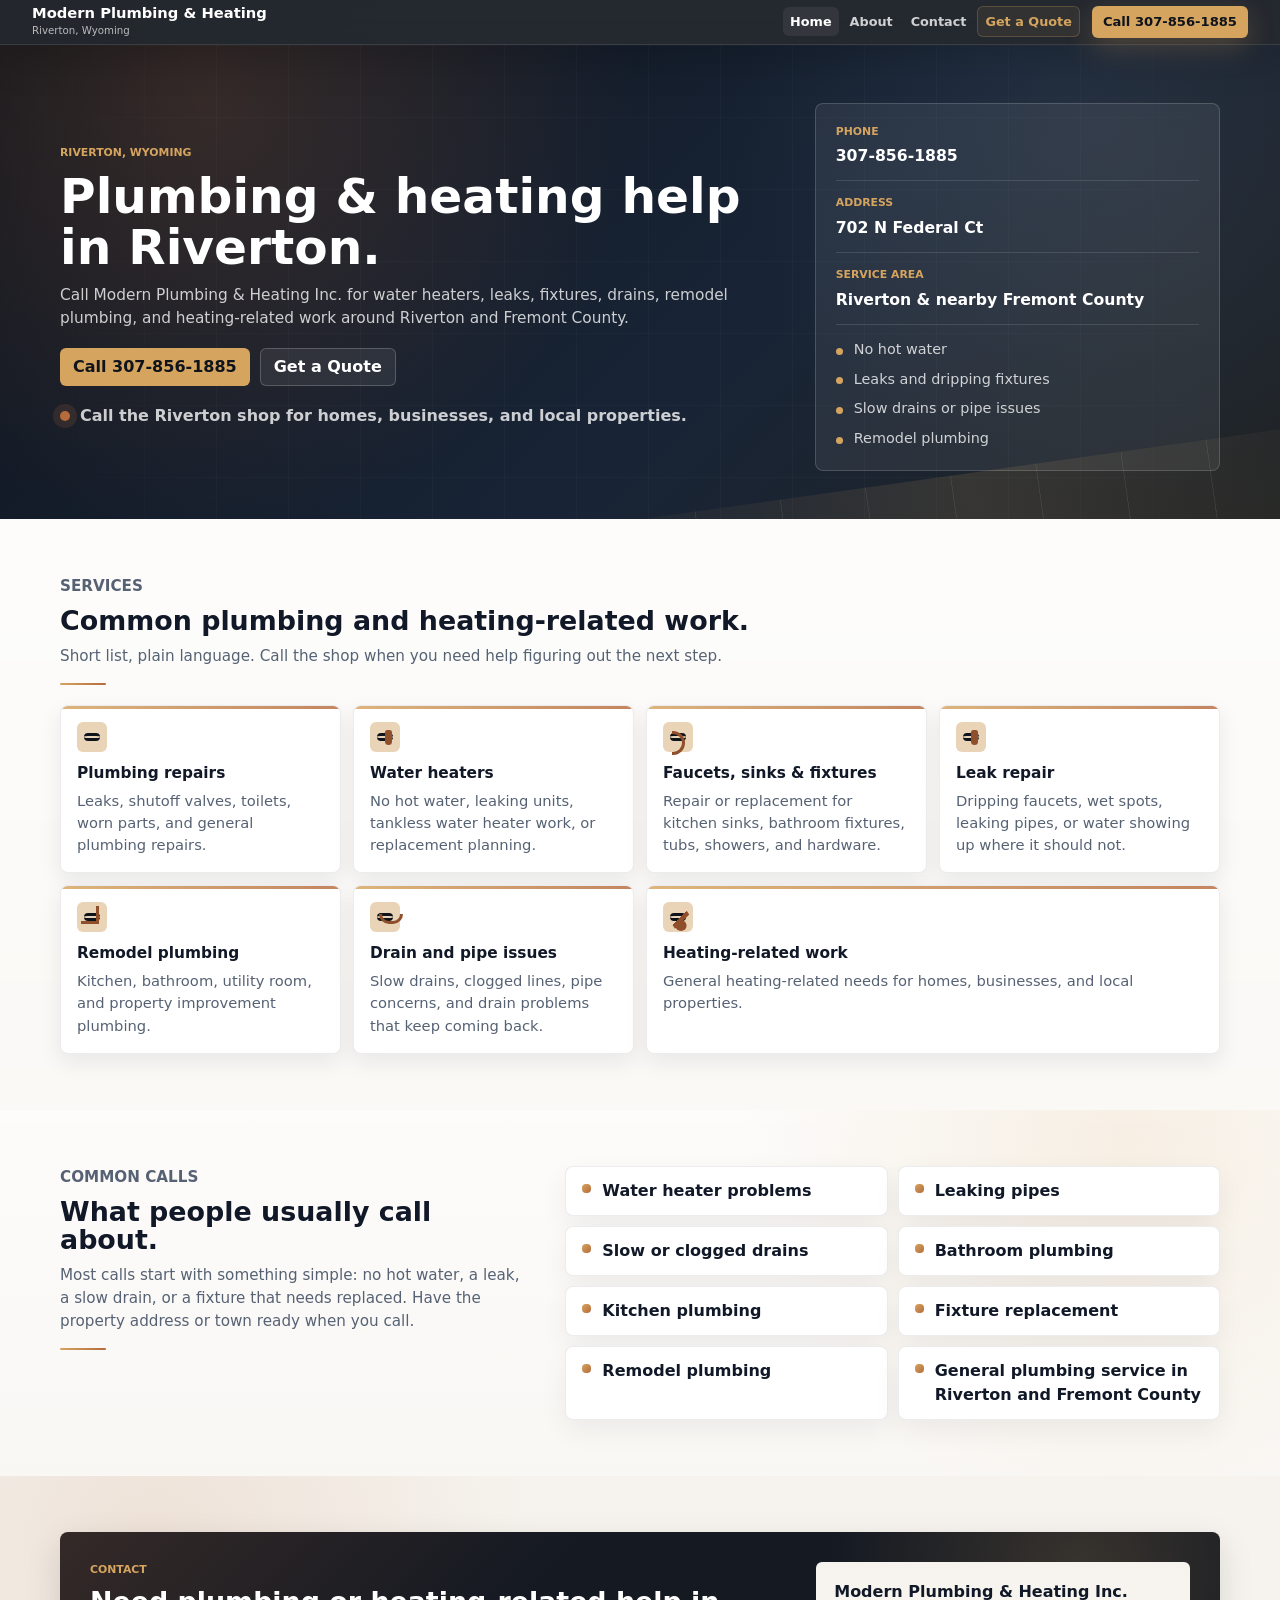
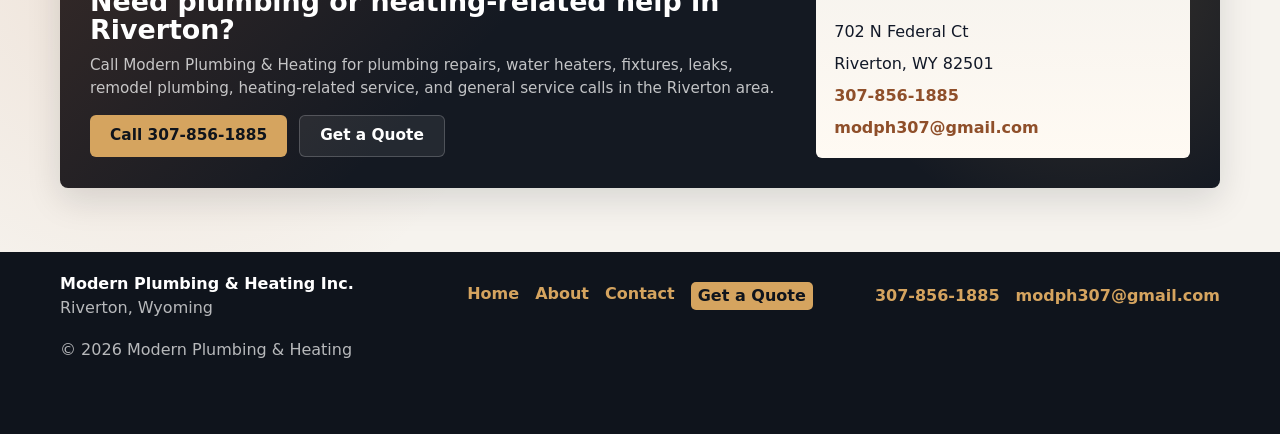
<file: index.html>
<!DOCTYPE html>
<html lang="en">
<head>
  <meta charset="UTF-8" />
  <meta name="viewport" content="width=device-width, initial-scale=1.0" />
  <title>Modern Plumbing & Heating | Riverton, WY</title>
  <meta
    name="description"
    content="Modern Plumbing & Heating Inc. provides Riverton WY plumbing and heating-related work for repairs, water heaters, leak repair, fixtures, remodel plumbing, and Fremont County service calls."
  />
  <link rel="icon" type="image/svg+xml" href="favicon.svg" />
  <link rel="stylesheet" href="styles.css" />
  <script defer src="script.js"></script>
  <script type="application/ld+json">
    {
      "@context": "https://schema.org",
      "@type": "Plumber",
      "name": "Modern Plumbing & Heating Inc.",
      "telephone": "+1-307-856-1885",
      "email": "modph307@gmail.com",
      "address": {
        "@type": "PostalAddress",
        "streetAddress": "702 N Federal Ct",
        "addressLocality": "Riverton",
        "addressRegion": "WY",
        "postalCode": "82501",
        "addressCountry": "US"
      },
      "areaServed": [
        "Riverton, WY",
        "Fremont County, WY"
      ]
    }
  </script>
</head>
<body>
  <header class="site-header" data-header>
    <a class="brand" href="index.html" aria-label="Modern Plumbing & Heating Inc. home">
      <span>
        <strong>Modern Plumbing & Heating</strong>
        <small>Riverton, Wyoming</small>
      </span>
    </a>

    <button class="nav-toggle" type="button" aria-label="Open navigation" aria-expanded="false" data-nav-toggle>
      <span></span>
      <span></span>
      <span></span>
    </button>

    <nav class="site-nav" aria-label="Primary navigation" data-nav>
      <a href="index.html" aria-current="page">Home</a>
      <a href="about.html">About</a>
      <a href="contact.html">Contact</a>
      <a class="quote-nav" href="quote.html">Get a Quote</a>
    </nav>

    <a class="header-call" href="tel:13078561885">Call 307-856-1885</a>
  </header>

  <main id="top">
    <section class="hero section-dark">
      <div class="hero-inner">
        <div class="hero-copy">
          <p class="eyebrow">Riverton, Wyoming</p>
          <h1>Plumbing & heating help in Riverton.</h1>
          <p class="hero-subhead">
            Call Modern Plumbing & Heating Inc. for water heaters, leaks, fixtures,
            drains, remodel plumbing, and heating-related work around Riverton and Fremont County.
          </p>
          <div class="hero-actions">
            <a class="button button-primary" href="tel:13078561885">Call 307-856-1885</a>
            <a class="button button-secondary" href="quote.html">Get a Quote</a>
          </div>
          <div class="hero-trust" aria-label="Service region">
            <span aria-hidden="true"></span>
            Call the Riverton shop for homes, businesses, and local properties.
          </div>
        </div>

        <aside class="hero-visual hero-summary" aria-label="Modern Plumbing and Heating contact details">
          <div class="summary-line">
            <span>Phone</span>
            <a href="tel:13078561885">307-856-1885</a>
          </div>
          <div class="summary-line">
            <span>Address</span>
            <strong>702 N Federal Ct</strong>
          </div>
          <div class="summary-line">
            <span>Service area</span>
            <strong>Riverton & nearby Fremont County</strong>
          </div>
          <ul class="summary-list" aria-label="Common service needs">
            <li>No hot water</li>
            <li>Leaks and dripping fixtures</li>
            <li>Slow drains or pipe issues</li>
            <li>Remodel plumbing</li>
          </ul>
        </aside>
      </div>
    </section>

    <section class="section services-section" id="services">
      <div class="section-heading">
        <p class="eyebrow">Services</p>
        <h2>Common plumbing and heating-related work.</h2>
        <p>
          Short list, plain language. Call the shop when you need help figuring out the next step.
        </p>
      </div>

      <div class="service-grid">
        <article class="service-card">
          <span class="card-icon icon-repair" aria-hidden="true"></span>
          <h3>Plumbing repairs</h3>
          <p>Leaks, shutoff valves, toilets, worn parts, and general plumbing repairs.</p>
        </article>
        <article class="service-card">
          <span class="card-icon icon-water" aria-hidden="true"></span>
          <h3>Water heaters</h3>
          <p>No hot water, leaking units, tankless water heater work, or replacement planning.</p>
        </article>
        <article class="service-card">
          <span class="card-icon icon-fixture" aria-hidden="true"></span>
          <h3>Faucets, sinks & fixtures</h3>
          <p>Repair or replacement for kitchen sinks, bathroom fixtures, tubs, showers, and hardware.</p>
        </article>
        <article class="service-card">
          <span class="card-icon icon-leak" aria-hidden="true"></span>
          <h3>Leak repair</h3>
          <p>Dripping faucets, wet spots, leaking pipes, or water showing up where it should not.</p>
        </article>
        <article class="service-card">
          <span class="card-icon icon-remodel" aria-hidden="true"></span>
          <h3>Remodel plumbing</h3>
          <p>Kitchen, bathroom, utility room, and property improvement plumbing.</p>
        </article>
        <article class="service-card">
          <span class="card-icon icon-drain" aria-hidden="true"></span>
          <h3>Drain and pipe issues</h3>
          <p>Slow drains, clogged lines, pipe concerns, and drain problems that keep coming back.</p>
        </article>
        <article class="service-card">
          <span class="card-icon icon-heat" aria-hidden="true"></span>
          <h3>Heating-related work</h3>
          <p>General heating-related needs for homes, businesses, and local properties.</p>
        </article>
      </div>
    </section>

    <section class="section jobs-section">
      <div class="jobs-layout">
        <div class="section-heading compact">
          <p class="eyebrow">Common Calls</p>
          <h2>What people usually call about.</h2>
          <p>
            Most calls start with something simple: no hot water, a leak, a slow drain,
            or a fixture that needs replaced. Have the property address or town ready when you call.
          </p>
        </div>

        <div class="job-list" aria-label="Common plumbing and heating jobs">
          <div class="job-item">Water heater problems</div>
          <div class="job-item">Leaking pipes</div>
          <div class="job-item">Slow or clogged drains</div>
          <div class="job-item">Bathroom plumbing</div>
          <div class="job-item">Kitchen plumbing</div>
          <div class="job-item">Fixture replacement</div>
          <div class="job-item">Remodel plumbing</div>
          <div class="job-item">General plumbing service in Riverton and Fremont County</div>
        </div>
      </div>
    </section>

    <section class="section contact-section" id="contact">
      <div class="contact-card">
        <div class="contact-copy">
          <p class="eyebrow">Contact</p>
          <h2>Need plumbing or heating-related help in Riverton?</h2>
          <p>
            Call Modern Plumbing & Heating for plumbing repairs, water heaters, fixtures,
            leaks, remodel plumbing, heating-related service, and general service calls in the Riverton area.
          </p>
          <div class="cta-row">
            <a class="button button-primary button-large" href="tel:13078561885">Call 307-856-1885</a>
            <a class="button button-secondary button-large" href="quote.html">Get a Quote</a>
          </div>
        </div>

        <address class="contact-details">
          <strong>Modern Plumbing & Heating Inc.</strong>
          <span>702 N Federal Ct</span>
          <span>Riverton, WY 82501</span>
          <a href="tel:13078561885">307-856-1885</a>
          <a href="mailto:modph307@gmail.com">modph307@gmail.com</a>
        </address>
      </div>
    </section>
  </main>

  <footer class="site-footer">
    <div class="footer-inner">
      <div>
        <strong>Modern Plumbing & Heating Inc.</strong>
        <p>Riverton, Wyoming</p>
      </div>
      <nav class="footer-nav" aria-label="Footer navigation">
        <a href="index.html">Home</a>
        <a href="about.html">About</a>
        <a href="contact.html">Contact</a>
        <a class="quote-nav" href="quote.html">Get a Quote</a>
      </nav>
      <div class="footer-contact">
        <a href="tel:13078561885">307-856-1885</a>
        <a href="mailto:modph307@gmail.com">modph307@gmail.com</a>
      </div>
      <span>&copy; 2026 Modern Plumbing & Heating</span>
    </div>
  </footer>

  <a class="mobile-call-bar" href="tel:13078561885">Call 307-856-1885</a>
</body>
</html>
</file>
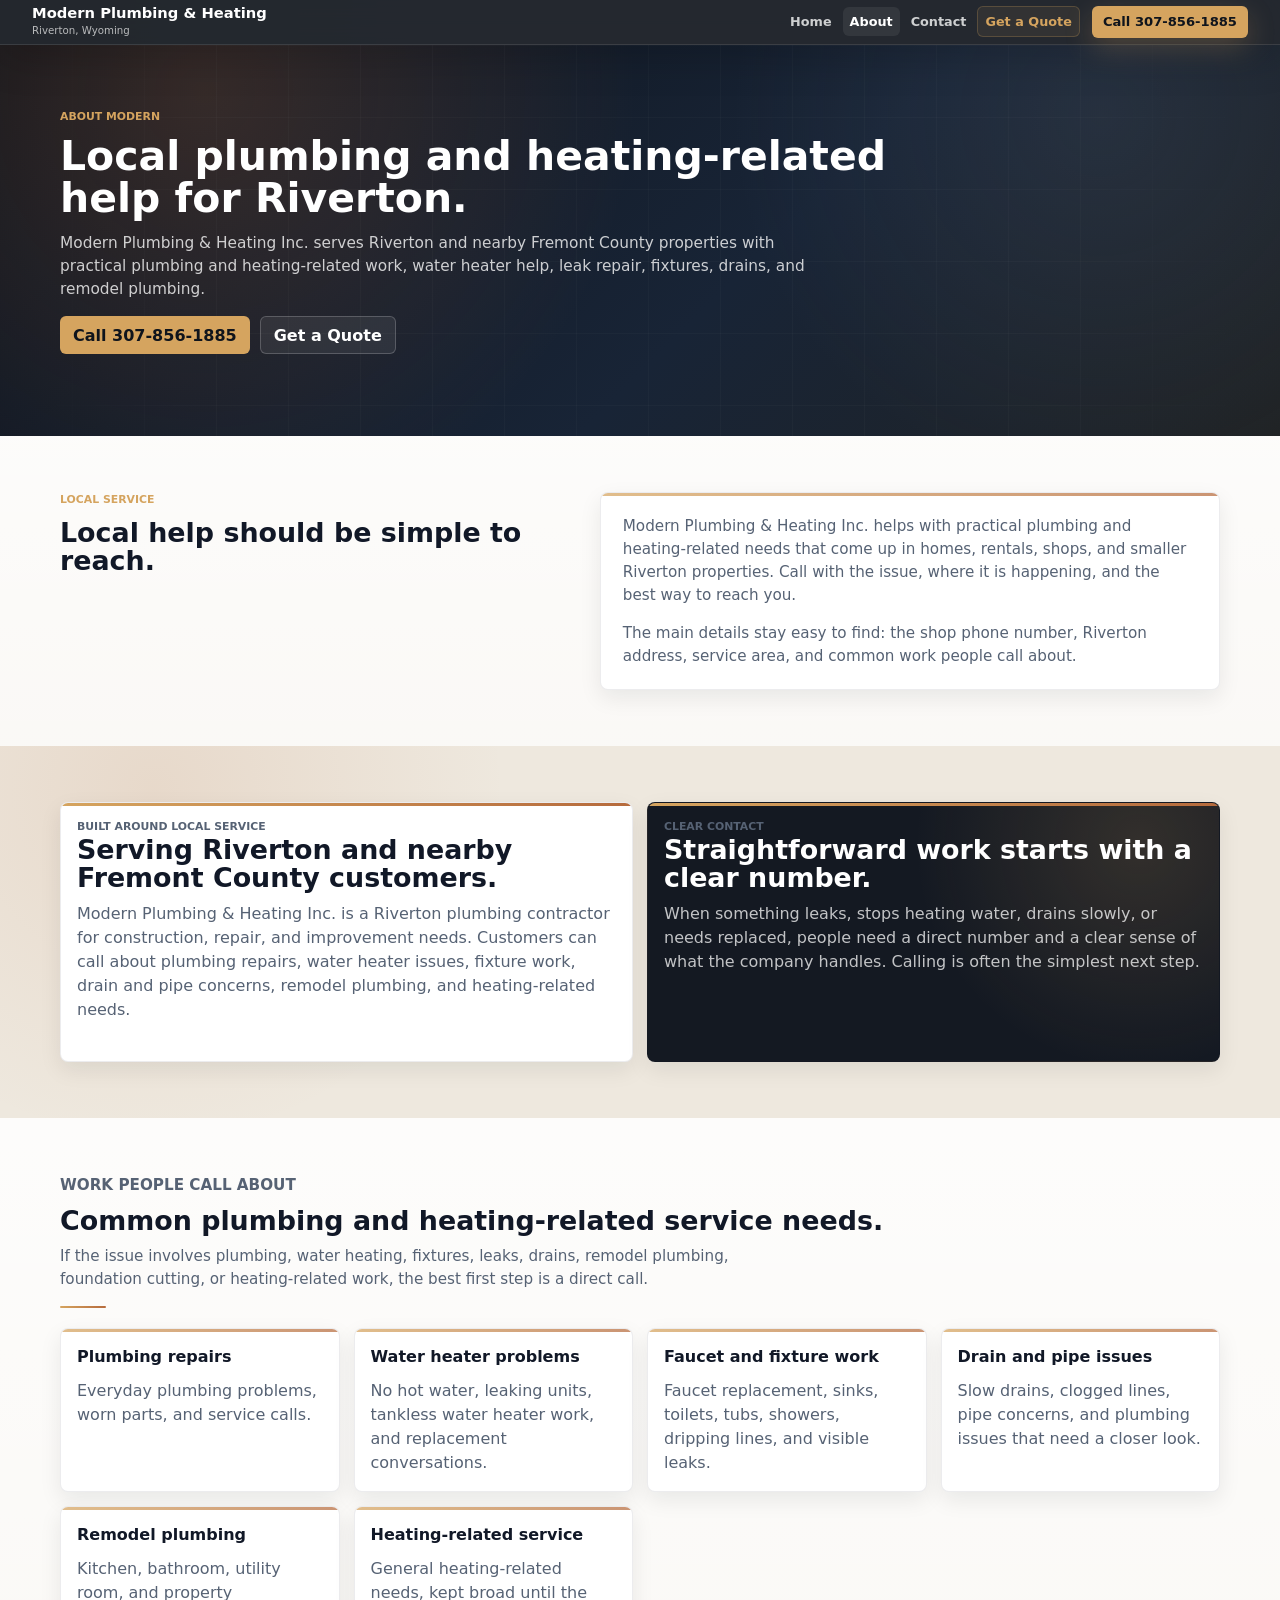
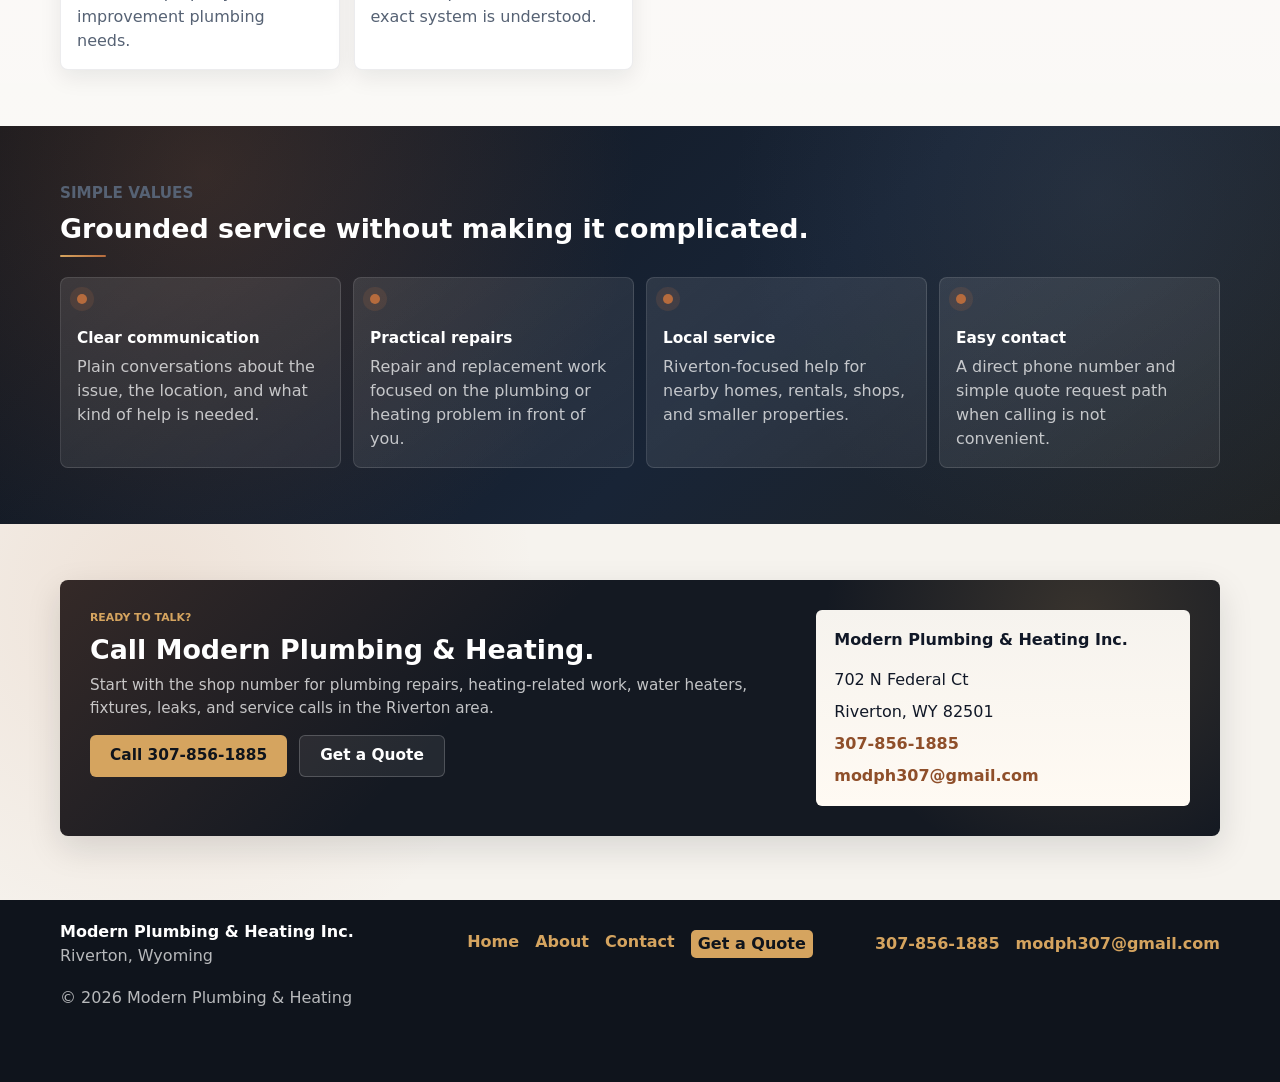
<file: about.html>
<!DOCTYPE html>
<html lang="en">
<head>
  <meta charset="UTF-8" />
  <meta name="viewport" content="width=device-width, initial-scale=1.0" />
  <title>About Modern Plumbing & Heating | Riverton, WY</title>
  <meta
    name="description"
    content="About Modern Plumbing & Heating Inc. in Riverton, WY. Local plumbing and heating-related work for repairs, water heaters, leak repair, fixtures, remodel plumbing, and nearby Fremont County calls."
  />
  <link rel="icon" type="image/svg+xml" href="favicon.svg" />
  <link rel="stylesheet" href="styles.css" />
  <script defer src="script.js"></script>
  <script type="application/ld+json">
    {
      "@context": "https://schema.org",
      "@type": "Plumber",
      "name": "Modern Plumbing & Heating Inc.",
      "telephone": "+1-307-856-1885",
      "email": "modph307@gmail.com",
      "address": {
        "@type": "PostalAddress",
        "streetAddress": "702 N Federal Ct",
        "addressLocality": "Riverton",
        "addressRegion": "WY",
        "postalCode": "82501",
        "addressCountry": "US"
      },
      "areaServed": [
        "Riverton, WY",
        "Fremont County, WY"
      ]
    }
  </script>
</head>
<body>
  <header class="site-header" data-header>
    <a class="brand" href="index.html" aria-label="Modern Plumbing & Heating Inc. home">
      <span>
        <strong>Modern Plumbing & Heating</strong>
        <small>Riverton, Wyoming</small>
      </span>
    </a>

    <button class="nav-toggle" type="button" aria-label="Open navigation" aria-expanded="false" data-nav-toggle>
      <span></span>
      <span></span>
      <span></span>
    </button>

    <nav class="site-nav" aria-label="Primary navigation" data-nav>
      <a href="index.html">Home</a>
      <a href="about.html" aria-current="page">About</a>
      <a href="contact.html">Contact</a>
      <a class="quote-nav" href="quote.html">Get a Quote</a>
    </nav>

    <a class="header-call" href="tel:13078561885">Call 307-856-1885</a>
  </header>

  <main id="top">
    <section class="page-hero section-dark">
      <div class="page-hero-inner">
        <p class="eyebrow">About Modern</p>
        <h1>Local plumbing and heating-related help for Riverton.</h1>
        <p>
          Modern Plumbing & Heating Inc. serves Riverton and nearby Fremont County properties with
          practical plumbing and heating-related work, water heater help, leak repair, fixtures, drains, and remodel plumbing.
        </p>
        <div class="hero-actions">
          <a class="button button-primary" href="tel:13078561885">Call 307-856-1885</a>
          <a class="button button-secondary" href="quote.html">Get a Quote</a>
        </div>
      </div>
    </section>

    <section class="section content-section">
      <div class="split-layout">
        <div>
          <p class="eyebrow">Local Service</p>
          <h2>Local help should be simple to reach.</h2>
        </div>
        <div class="text-panel">
          <p>
            Modern Plumbing & Heating Inc. helps with practical plumbing and heating-related needs that come
            up in homes, rentals, shops, and smaller Riverton properties. Call with the issue,
            where it is happening, and the best way to reach you.
          </p>
          <p>
            The main details stay easy to find: the shop phone number, Riverton address,
            service area, and common work people call about.
          </p>
        </div>
      </div>
    </section>

    <section class="section about-depth-section">
      <div class="about-depth-grid">
        <article class="depth-card">
          <p class="eyebrow">Built Around Local Service</p>
          <h2>Serving Riverton and nearby Fremont County customers.</h2>
          <p>
            Modern Plumbing & Heating Inc. is a Riverton plumbing contractor for construction,
            repair, and improvement needs. Customers can call about plumbing repairs,
            water heater issues, fixture work, drain and pipe concerns, remodel plumbing, and
            heating-related needs.
          </p>
        </article>
        <article class="depth-card dark-card">
          <p class="eyebrow">Clear Contact</p>
          <h2>Straightforward work starts with a clear number.</h2>
          <p>
            When something leaks, stops heating water, drains slowly, or needs replaced, people need
            a direct number and a clear sense of what the company handles. Calling is often the simplest next step.
          </p>
        </article>
      </div>
    </section>

    <section class="section services-section">
      <div class="section-heading">
        <p class="eyebrow">Work People Call About</p>
        <h2>Common plumbing and heating-related service needs.</h2>
        <p>
          If the issue involves plumbing, water heating, fixtures, leaks, drains, remodel plumbing,
          foundation cutting, or heating-related work, the best first step is a direct call.
        </p>
      </div>

      <div class="mini-card-grid">
        <article class="mini-card">
          <strong>Plumbing repairs</strong>
          <p>Everyday plumbing problems, worn parts, and service calls.</p>
        </article>
        <article class="mini-card">
          <strong>Water heater problems</strong>
          <p>No hot water, leaking units, tankless water heater work, and replacement conversations.</p>
        </article>
        <article class="mini-card">
          <strong>Faucet and fixture work</strong>
          <p>Faucet replacement, sinks, toilets, tubs, showers, dripping lines, and visible leaks.</p>
        </article>
        <article class="mini-card">
          <strong>Drain and pipe issues</strong>
          <p>Slow drains, clogged lines, pipe concerns, and plumbing issues that need a closer look.</p>
        </article>
        <article class="mini-card">
          <strong>Remodel plumbing</strong>
          <p>Kitchen, bathroom, utility room, and property improvement plumbing needs.</p>
        </article>
        <article class="mini-card">
          <strong>Heating-related service</strong>
          <p>General heating-related needs, kept broad until the exact system is understood.</p>
        </article>
      </div>
    </section>

    <section class="section values-section section-dark">
      <div class="section-heading">
        <p class="eyebrow">Simple Values</p>
        <h2>Grounded service without making it complicated.</h2>
      </div>

      <div class="value-grid">
        <article class="value-card">
          <span aria-hidden="true"></span>
          <h3>Clear communication</h3>
          <p>Plain conversations about the issue, the location, and what kind of help is needed.</p>
        </article>
        <article class="value-card">
          <span aria-hidden="true"></span>
          <h3>Practical repairs</h3>
          <p>Repair and replacement work focused on the plumbing or heating problem in front of you.</p>
        </article>
        <article class="value-card">
          <span aria-hidden="true"></span>
          <h3>Local service</h3>
          <p>Riverton-focused help for nearby homes, rentals, shops, and smaller properties.</p>
        </article>
        <article class="value-card">
          <span aria-hidden="true"></span>
          <h3>Easy contact</h3>
          <p>A direct phone number and simple quote request path when calling is not convenient.</p>
        </article>
      </div>
    </section>

    <section class="section contact-section">
      <div class="contact-card">
        <div class="contact-copy">
          <p class="eyebrow">Ready To Talk?</p>
          <h2>Call Modern Plumbing & Heating.</h2>
          <p>
            Start with the shop number for plumbing repairs, heating-related work, water heaters,
            fixtures, leaks, and service calls in the Riverton area.
          </p>
          <div class="cta-row">
            <a class="button button-primary button-large" href="tel:13078561885">Call 307-856-1885</a>
            <a class="button button-secondary button-large" href="quote.html">Get a Quote</a>
          </div>
        </div>

        <address class="contact-details">
          <strong>Modern Plumbing & Heating Inc.</strong>
          <span>702 N Federal Ct</span>
          <span>Riverton, WY 82501</span>
          <a href="tel:13078561885">307-856-1885</a>
          <a href="mailto:modph307@gmail.com">modph307@gmail.com</a>
        </address>
      </div>
    </section>
  </main>

  <footer class="site-footer">
    <div class="footer-inner">
      <div>
        <strong>Modern Plumbing & Heating Inc.</strong>
        <p>Riverton, Wyoming</p>
      </div>
      <nav class="footer-nav" aria-label="Footer navigation">
        <a href="index.html">Home</a>
        <a href="about.html">About</a>
        <a href="contact.html">Contact</a>
        <a class="quote-nav" href="quote.html">Get a Quote</a>
      </nav>
      <div class="footer-contact">
        <a href="tel:13078561885">307-856-1885</a>
        <a href="mailto:modph307@gmail.com">modph307@gmail.com</a>
      </div>
      <span>&copy; 2026 Modern Plumbing & Heating</span>
    </div>
  </footer>

  <a class="mobile-call-bar" href="tel:13078561885">Call 307-856-1885</a>
</body>
</html>
</file>
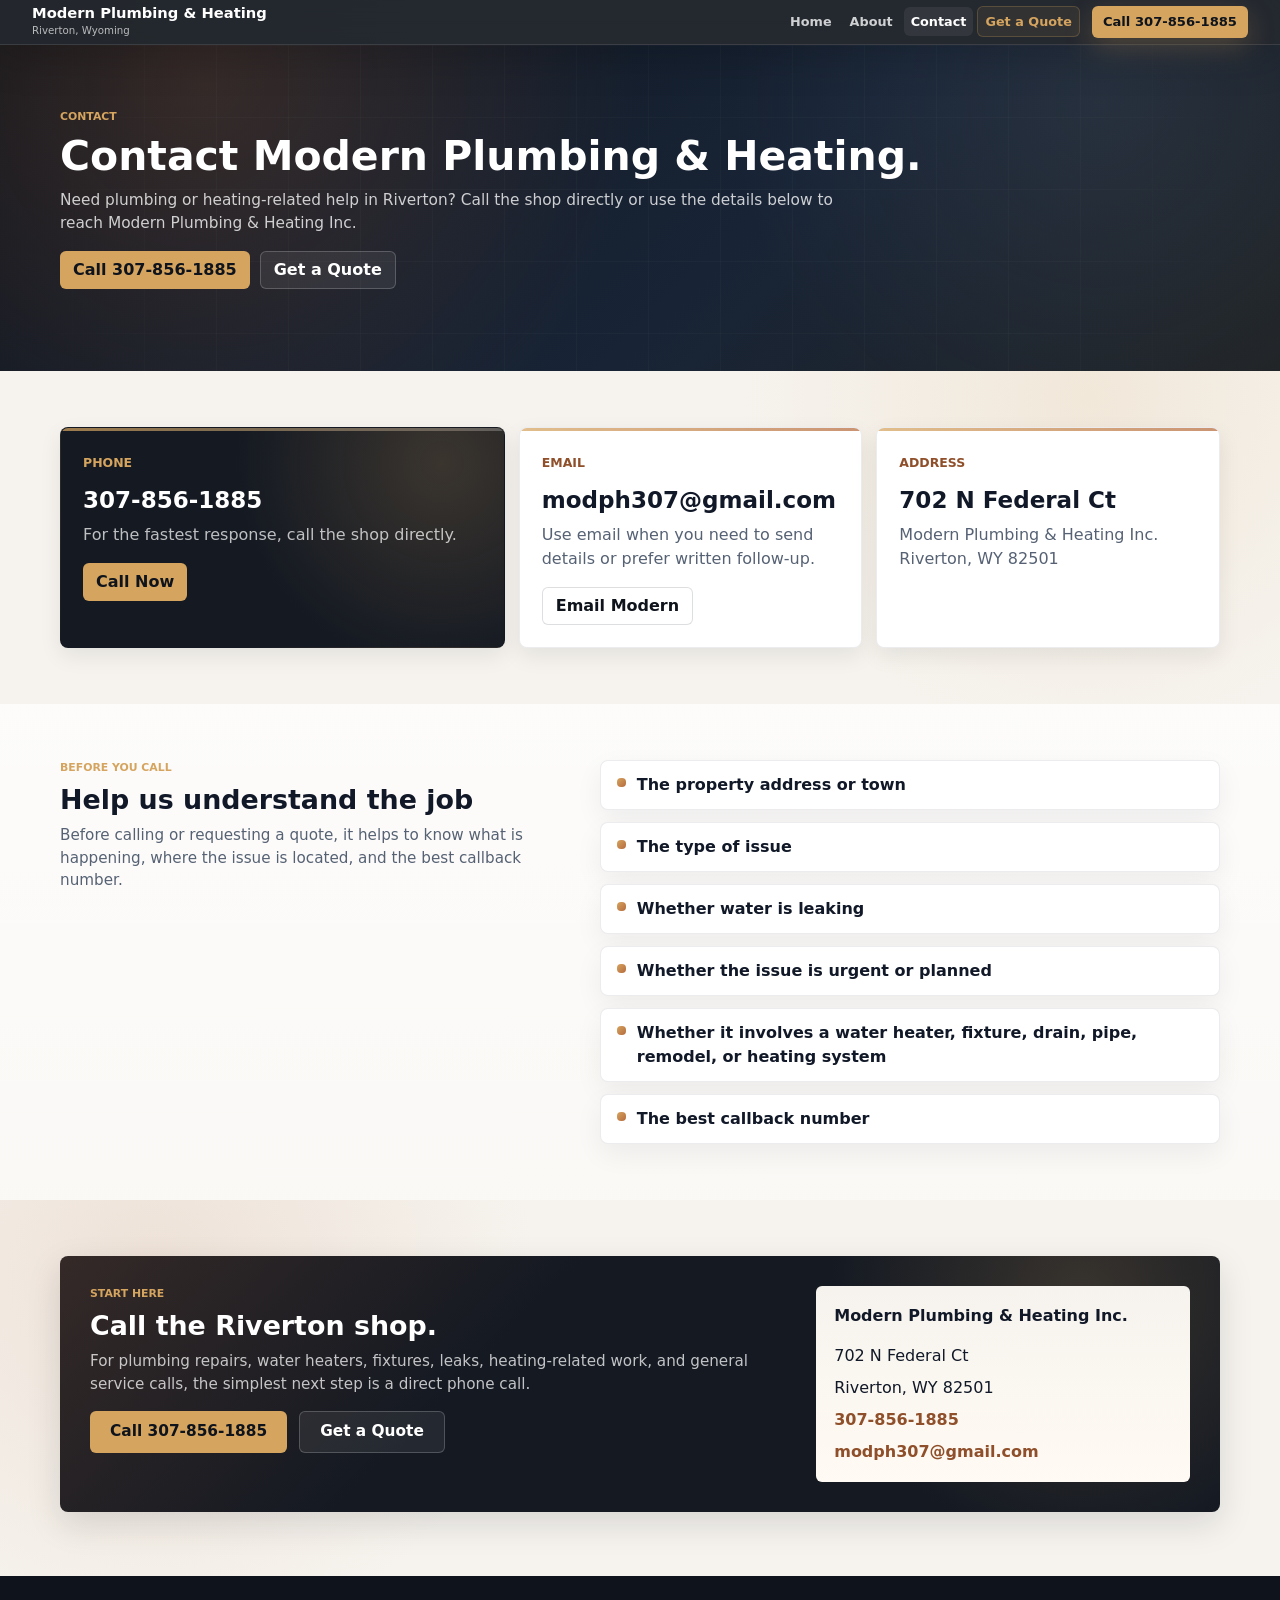
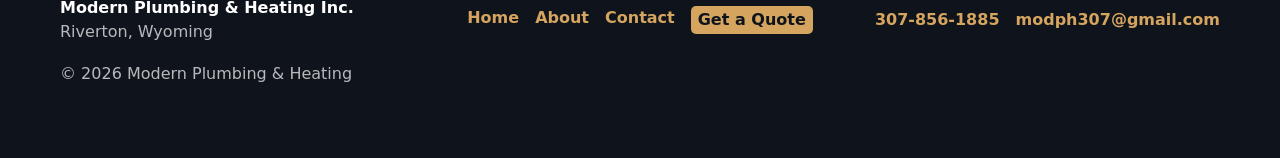
<file: contact.html>
<!DOCTYPE html>
<html lang="en">
<head>
  <meta charset="UTF-8" />
  <meta name="viewport" content="width=device-width, initial-scale=1.0" />
  <title>Contact Modern Plumbing & Heating | Riverton, WY</title>
  <meta
    name="description"
    content="Contact Modern Plumbing & Heating Inc. in Riverton, WY. Call 307-856-1885 for plumbing and heating-related work, water heaters, leak repair, fixtures, remodel plumbing, and Fremont County service calls."
  />
  <link rel="icon" type="image/svg+xml" href="favicon.svg" />
  <link rel="stylesheet" href="styles.css" />
  <script defer src="script.js"></script>
  <script type="application/ld+json">
    {
      "@context": "https://schema.org",
      "@type": "Plumber",
      "name": "Modern Plumbing & Heating Inc.",
      "telephone": "+1-307-856-1885",
      "email": "modph307@gmail.com",
      "address": {
        "@type": "PostalAddress",
        "streetAddress": "702 N Federal Ct",
        "addressLocality": "Riverton",
        "addressRegion": "WY",
        "postalCode": "82501",
        "addressCountry": "US"
      },
      "areaServed": [
        "Riverton, WY",
        "Fremont County, WY"
      ]
    }
  </script>
</head>
<body>
  <header class="site-header" data-header>
    <a class="brand" href="index.html" aria-label="Modern Plumbing & Heating Inc. home">
      <span>
        <strong>Modern Plumbing & Heating</strong>
        <small>Riverton, Wyoming</small>
      </span>
    </a>

    <button class="nav-toggle" type="button" aria-label="Open navigation" aria-expanded="false" data-nav-toggle>
      <span></span>
      <span></span>
      <span></span>
    </button>

    <nav class="site-nav" aria-label="Primary navigation" data-nav>
      <a href="index.html">Home</a>
      <a href="about.html">About</a>
      <a href="contact.html" aria-current="page">Contact</a>
      <a class="quote-nav" href="quote.html">Get a Quote</a>
    </nav>

    <a class="header-call" href="tel:13078561885">Call 307-856-1885</a>
  </header>

  <main id="top">
    <section class="page-hero section-dark">
      <div class="page-hero-inner">
        <p class="eyebrow">Contact</p>
        <h1>Contact Modern Plumbing & Heating.</h1>
        <p>
          Need plumbing or heating-related help in Riverton? Call the shop directly or use the
          details below to reach Modern Plumbing & Heating Inc.
        </p>
        <div class="hero-actions">
          <a class="button button-primary" href="tel:13078561885">Call 307-856-1885</a>
          <a class="button button-secondary" href="quote.html">Get a Quote</a>
        </div>
      </div>
    </section>

    <section class="section contact-method-section">
      <div class="contact-method-grid">
        <article class="contact-method-card primary">
          <span class="method-label">Phone</span>
          <h2>307-856-1885</h2>
          <p>For the fastest response, call the shop directly.</p>
          <a class="button button-primary" href="tel:13078561885">Call Now</a>
        </article>
        <article class="contact-method-card">
          <span class="method-label">Email</span>
          <h2>modph307@gmail.com</h2>
          <p>Use email when you need to send details or prefer written follow-up.</p>
          <a class="button button-outline" href="mailto:modph307@gmail.com">Email Modern</a>
        </article>
        <article class="contact-method-card">
          <span class="method-label">Address</span>
          <h2>702 N Federal Ct</h2>
          <p>Modern Plumbing & Heating Inc.<br />Riverton, WY 82501</p>
        </article>
      </div>
    </section>

    <section class="section content-section">
      <div class="split-layout">
        <div>
          <p class="eyebrow">Before You Call</p>
          <h2>Help us understand the job</h2>
          <p>
            Before calling or requesting a quote, it helps to know what is happening,
            where the issue is located, and the best callback number.
          </p>
        </div>
        <div class="check-panel">
          <div class="job-item">The property address or town</div>
          <div class="job-item">The type of issue</div>
          <div class="job-item">Whether water is leaking</div>
          <div class="job-item">Whether the issue is urgent or planned</div>
          <div class="job-item">Whether it involves a water heater, fixture, drain, pipe, remodel, or heating system</div>
          <div class="job-item">The best callback number</div>
        </div>
      </div>
    </section>

    <section class="section contact-section">
      <div class="contact-card">
        <div class="contact-copy">
          <p class="eyebrow">Start Here</p>
          <h2>Call the Riverton shop.</h2>
          <p>
            For plumbing repairs, water heaters, fixtures, leaks, heating-related work, and general
            service calls, the simplest next step is a direct phone call.
          </p>
          <div class="cta-row">
            <a class="button button-primary button-large" href="tel:13078561885">Call 307-856-1885</a>
            <a class="button button-secondary button-large" href="quote.html">Get a Quote</a>
          </div>
        </div>

        <address class="contact-details">
          <strong>Modern Plumbing & Heating Inc.</strong>
          <span>702 N Federal Ct</span>
          <span>Riverton, WY 82501</span>
          <a href="tel:13078561885">307-856-1885</a>
          <a href="mailto:modph307@gmail.com">modph307@gmail.com</a>
        </address>
      </div>
    </section>
  </main>

  <footer class="site-footer">
    <div class="footer-inner">
      <div>
        <strong>Modern Plumbing & Heating Inc.</strong>
        <p>Riverton, Wyoming</p>
      </div>
      <nav class="footer-nav" aria-label="Footer navigation">
        <a href="index.html">Home</a>
        <a href="about.html">About</a>
        <a href="contact.html">Contact</a>
        <a class="quote-nav" href="quote.html">Get a Quote</a>
      </nav>
      <div class="footer-contact">
        <a href="tel:13078561885">307-856-1885</a>
        <a href="mailto:modph307@gmail.com">modph307@gmail.com</a>
      </div>
      <span>&copy; 2026 Modern Plumbing & Heating</span>
    </div>
  </footer>

  <a class="mobile-call-bar" href="tel:13078561885">Call 307-856-1885</a>
</body>
</html>
</file>
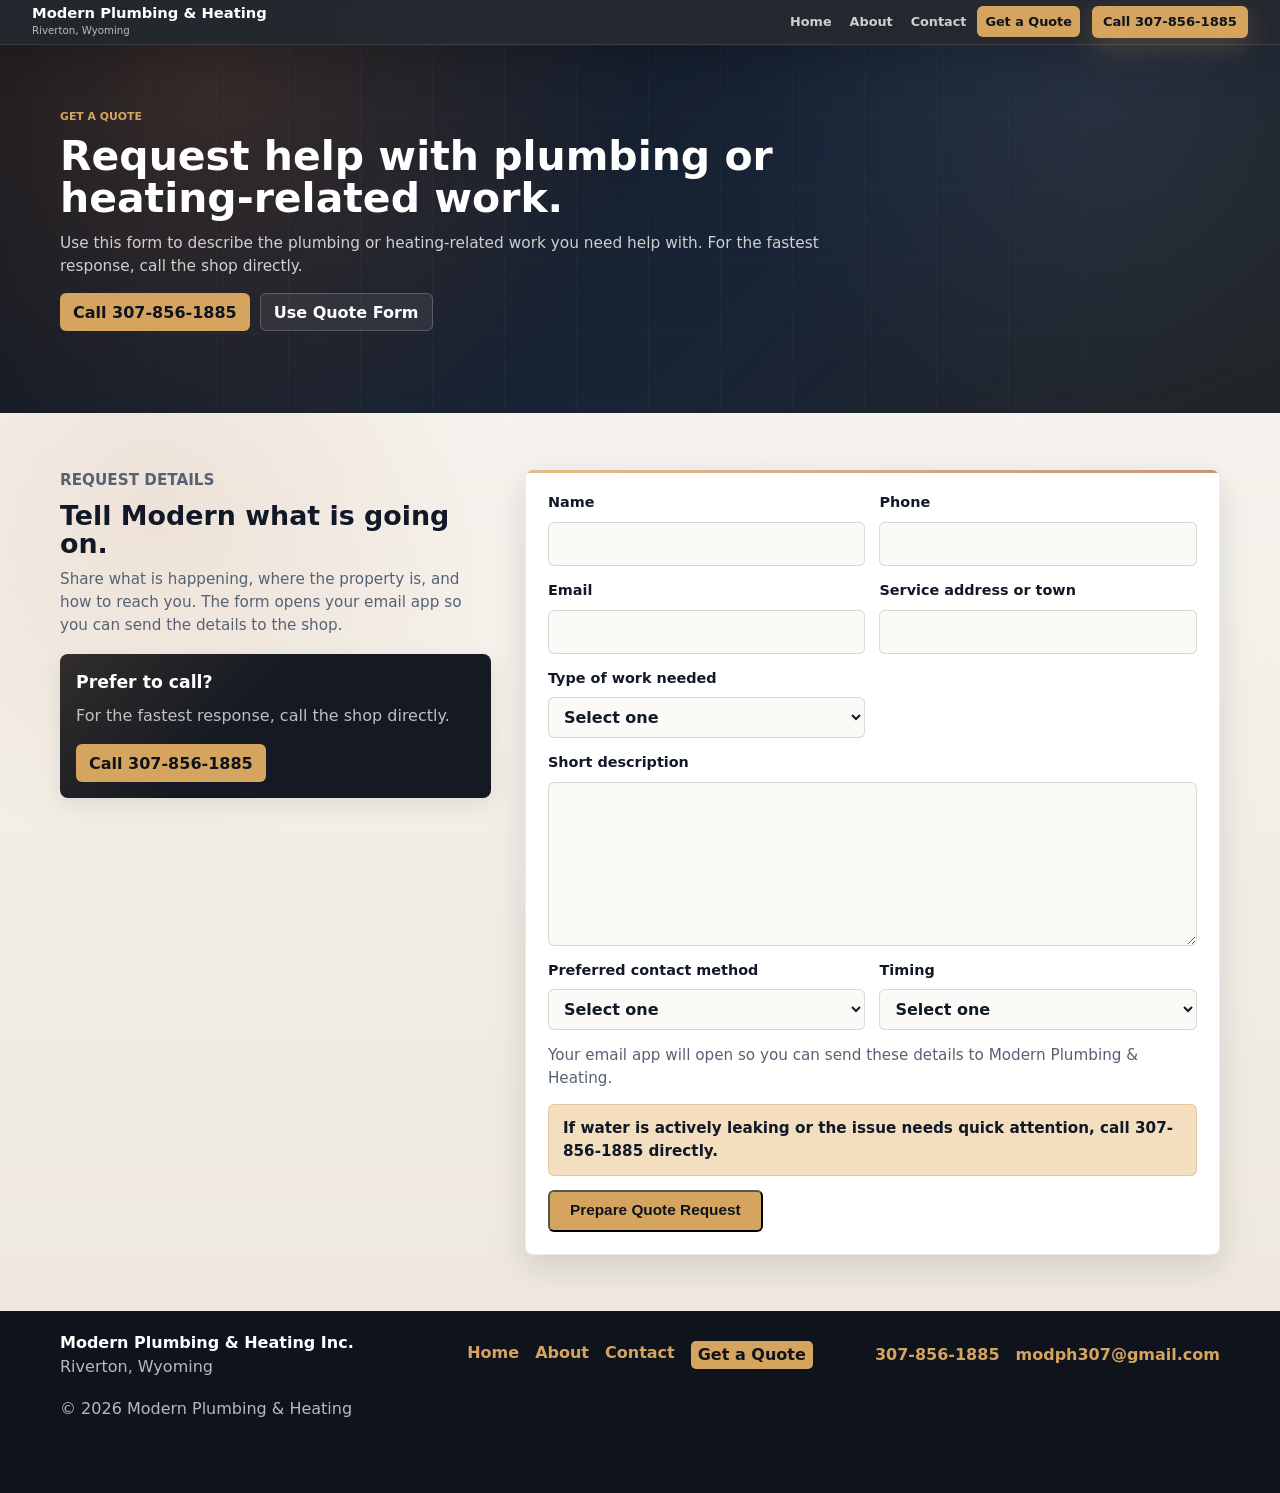
<file: quote.html>
<!DOCTYPE html>
<html lang="en">
<head>
  <meta charset="UTF-8" />
  <meta name="viewport" content="width=device-width, initial-scale=1.0" />
  <title>Get a Quote | Modern Plumbing & Heating</title>
  <meta
    name="description"
    content="Request a quote from Modern Plumbing & Heating Inc. for Riverton WY plumbing and heating-related work, including water heaters, leak repair, fixtures, remodel plumbing, and Fremont County calls."
  />
  <link rel="icon" type="image/svg+xml" href="favicon.svg" />
  <link rel="stylesheet" href="styles.css" />
  <script defer src="script.js"></script>
  <script type="application/ld+json">
    {
      "@context": "https://schema.org",
      "@type": "Plumber",
      "name": "Modern Plumbing & Heating Inc.",
      "telephone": "+1-307-856-1885",
      "email": "modph307@gmail.com",
      "address": {
        "@type": "PostalAddress",
        "streetAddress": "702 N Federal Ct",
        "addressLocality": "Riverton",
        "addressRegion": "WY",
        "postalCode": "82501",
        "addressCountry": "US"
      },
      "areaServed": [
        "Riverton, WY",
        "Fremont County, WY"
      ]
    }
  </script>
</head>
<body>
  <header class="site-header" data-header>
    <a class="brand" href="index.html" aria-label="Modern Plumbing & Heating Inc. home">
      <span>
        <strong>Modern Plumbing & Heating</strong>
        <small>Riverton, Wyoming</small>
      </span>
    </a>

    <button class="nav-toggle" type="button" aria-label="Open navigation" aria-expanded="false" data-nav-toggle>
      <span></span>
      <span></span>
      <span></span>
    </button>

    <nav class="site-nav" aria-label="Primary navigation" data-nav>
      <a href="index.html">Home</a>
      <a href="about.html">About</a>
      <a href="contact.html">Contact</a>
      <a class="quote-nav" href="quote.html" aria-current="page">Get a Quote</a>
    </nav>

    <a class="header-call" href="tel:13078561885">Call 307-856-1885</a>
  </header>

  <main id="top">
    <section class="page-hero section-dark">
      <div class="page-hero-inner">
        <p class="eyebrow">Get a Quote</p>
        <h1>Request help with plumbing or heating-related work.</h1>
        <p>
          Use this form to describe the plumbing or heating-related work you need help with.
          For the fastest response, call the shop directly.
        </p>
        <div class="hero-actions">
          <a class="button button-primary" href="tel:13078561885">Call 307-856-1885</a>
          <a class="button button-secondary" href="#quote-form">Use Quote Form</a>
        </div>
      </div>
    </section>

    <section class="section quote-section">
      <div class="quote-layout">
        <div>
          <p class="eyebrow">Request Details</p>
          <h2>Tell Modern what is going on.</h2>
          <p>
            Share what is happening, where the property is, and how to reach you. The form
            opens your email app so you can send the details to the shop.
          </p>
          <div class="prefer-call-card">
            <strong>Prefer to call?</strong>
            <p>For the fastest response, call the shop directly.</p>
            <a class="button button-primary" href="tel:13078561885">Call 307-856-1885</a>
          </div>
        </div>

        <form
          class="quote-form"
          id="quote-form"
          action="mailto:modph307@gmail.com?subject=Quote%20Request%20for%20Modern%20Plumbing%20%26%20Heating"
          method="post"
          enctype="text/plain"
        >
          <div class="form-grid">
            <label>
              <span>Name</span>
              <input type="text" name="Name" autocomplete="name" required />
            </label>
            <label>
              <span>Phone</span>
              <input type="tel" name="Phone" autocomplete="tel" required />
            </label>
            <label>
              <span>Email</span>
              <input type="email" name="Email" autocomplete="email" />
            </label>
            <label>
              <span>Service address or town</span>
              <input type="text" name="Service address or town" autocomplete="street-address" required />
            </label>
            <label>
              <span>Type of work needed</span>
              <select name="Type of work needed" required>
                <option value="">Select one</option>
                <option>Plumbing repair</option>
                <option>Water heater</option>
                <option>Faucet / sink / fixture</option>
                <option>Drain or pipe issue</option>
                <option>Remodel plumbing</option>
                <option>Heating-related service</option>
                <option>Not sure yet</option>
              </select>
            </label>
            <label class="full-field">
              <span>Short description</span>
              <textarea name="Short description" rows="6" required></textarea>
            </label>
            <label>
              <span>Preferred contact method</span>
              <select name="Preferred contact method" required>
                <option value="">Select one</option>
                <option>Phone</option>
                <option>Email</option>
                <option>Either is fine</option>
              </select>
            </label>
            <label>
              <span>Timing</span>
              <select name="Timing" required>
                <option value="">Select one</option>
                <option>As soon as available</option>
                <option>This week</option>
                <option>Planning ahead</option>
              </select>
            </label>
          </div>
          <p class="form-note">
            Your email app will open so you can send these details to Modern Plumbing & Heating.
          </p>
          <p class="form-alert">
            If water is actively leaking or the issue needs quick attention, call 307-856-1885 directly.
          </p>
          <button class="button button-primary button-large" type="submit">Prepare Quote Request</button>
        </form>
      </div>
    </section>
  </main>

  <footer class="site-footer">
    <div class="footer-inner">
      <div>
        <strong>Modern Plumbing & Heating Inc.</strong>
        <p>Riverton, Wyoming</p>
      </div>
      <nav class="footer-nav" aria-label="Footer navigation">
        <a href="index.html">Home</a>
        <a href="about.html">About</a>
        <a href="contact.html">Contact</a>
        <a class="quote-nav" href="quote.html">Get a Quote</a>
      </nav>
      <div class="footer-contact">
        <a href="tel:13078561885">307-856-1885</a>
        <a href="mailto:modph307@gmail.com">modph307@gmail.com</a>
      </div>
      <span>&copy; 2026 Modern Plumbing & Heating</span>
    </div>
  </footer>

  <a class="mobile-call-bar" href="tel:13078561885">Call 307-856-1885</a>
</body>
</html>
</file>
<file: styles.css>
:root {
  --ink: #111827;
  --charcoal: #141922;
  --navy: #182436;
  --deep: #0f141c;
  --steel: #566274;
  --muted: #727d8d;
  --line: #d9dee7;
  --paper: #f6f3ee;
  --paper-deep: #eee8de;
  --white: #ffffff;
  --copper: #b66b3d;
  --copper-dark: #8f4f2a;
  --gold: #d5a45f;
  --sage: #72806f;
  --shadow: 0 12px 34px rgba(15, 20, 28, 0.13);
  --shadow-soft: 0 8px 22px rgba(15, 20, 28, 0.08);
  --radius: 8px;
  --max: 1160px;
}

* {
  box-sizing: border-box;
}

html {
  scroll-behavior: smooth;
}

body {
  margin: 0;
  color: var(--ink);
  background:
    radial-gradient(circle at top left, rgba(213, 164, 95, 0.16), transparent 26rem),
    linear-gradient(180deg, var(--paper), #fbfaf7 54%, var(--paper));
  font-family: ui-sans-serif, system-ui, -apple-system, BlinkMacSystemFont, "Segoe UI", sans-serif;
  line-height: 1.5;
}

body.nav-open {
  overflow: hidden;
}

a {
  color: inherit;
  text-decoration: none;
}

:focus-visible {
  outline: 3px solid rgba(213, 164, 95, 0.82);
  outline-offset: 4px;
}

::selection {
  color: var(--deep);
  background: rgba(213, 164, 95, 0.7);
}

img,
svg {
  display: block;
  max-width: 100%;
}

.site-header {
  position: sticky;
  top: 0;
  z-index: 20;
  display: grid;
  grid-template-columns: 1fr auto auto;
  align-items: center;
  gap: 12px;
  width: 100%;
  padding: 5px clamp(16px, 3vw, 32px);
  color: var(--white);
  background: rgba(15, 20, 28, 0.91);
  border-bottom: 1px solid rgba(255, 255, 255, 0.1);
  backdrop-filter: blur(18px);
  box-shadow: 0 12px 40px rgba(0, 0, 0, 0.18);
}

.brand {
  display: inline-flex;
  align-items: center;
  gap: 8px;
  min-width: 0;
  border-radius: 8px;
}

.brand strong {
  display: block;
  font-size: clamp(0.82rem, 1.2vw, 0.92rem);
  line-height: 1.1;
}

.brand small {
  display: block;
  margin-top: 2px;
  color: rgba(255, 255, 255, 0.68);
  font-size: 0.64rem;
}

.site-nav {
  display: flex;
  align-items: center;
  gap: 4px;
}

.site-nav a {
  padding: 5px 7px;
  color: rgba(255, 255, 255, 0.78);
  font-size: 0.8rem;
  font-weight: 700;
  border-radius: 6px;
}

.site-nav a:hover,
.site-nav a:focus-visible,
.site-nav a[aria-current="page"] {
  color: var(--white);
  background: rgba(255, 255, 255, 0.07);
}

.site-nav .quote-nav {
  color: var(--gold);
  border: 1px solid rgba(213, 164, 95, 0.24);
  background: rgba(213, 164, 95, 0.08);
}

.site-nav .quote-nav:hover,
.site-nav .quote-nav:focus-visible,
.site-nav .quote-nav[aria-current="page"] {
  color: var(--deep);
  background: var(--gold);
}

.header-call,
.button {
  display: inline-flex;
  align-items: center;
  justify-content: center;
  min-height: 38px;
  padding: 8px 13px;
  border-radius: 6px;
  font-weight: 850;
  line-height: 1.1;
  text-align: center;
  transition: transform 180ms ease, box-shadow 180ms ease, background 180ms ease, border-color 180ms ease;
}

.header-call {
  min-height: 32px;
  padding: 6px 11px;
  color: var(--deep);
  background: var(--gold);
  font-size: 0.82rem;
  box-shadow: 0 10px 28px rgba(213, 164, 95, 0.24);
}

.header-call:hover,
.button-primary:hover {
  background: #e0b16e;
  transform: translateY(-1px);
  box-shadow: 0 14px 34px rgba(213, 164, 95, 0.26);
}

.nav-toggle {
  display: none;
  width: 36px;
  height: 36px;
  border: 1px solid rgba(255, 255, 255, 0.18);
  border-radius: 6px;
  color: var(--white);
  background: rgba(255, 255, 255, 0.06);
}

.nav-toggle span {
  display: block;
  width: 19px;
  height: 2px;
  margin: 4px auto;
  background: currentColor;
}

.section {
  padding: clamp(32px, 4.5vw, 56px) clamp(18px, 4vw, 36px);
}

.section-dark {
  color: var(--white);
  background:
    radial-gradient(circle at 16% 12%, rgba(182, 107, 61, 0.22), transparent 27rem),
    radial-gradient(circle at 86% 18%, rgba(86, 98, 116, 0.2), transparent 23rem),
    linear-gradient(135deg, var(--deep), var(--navy) 58%, #202325);
}

.hero {
  position: relative;
  overflow: hidden;
  min-height: auto;
  padding: clamp(38px, 5vw, 58px) clamp(18px, 4vw, 36px) clamp(32px, 4vw, 48px);
}

.hero::before {
  position: absolute;
  inset: 0;
  pointer-events: none;
  content: "";
  background:
    linear-gradient(rgba(255, 255, 255, 0.025) 1px, transparent 1px),
    linear-gradient(90deg, rgba(255, 255, 255, 0.025) 1px, transparent 1px);
  background-size: 72px 72px;
  mask-image: linear-gradient(90deg, transparent, #000 18%, #000 82%, transparent);
}

.hero::after {
  position: absolute;
  inset: auto -12% -45% 42%;
  height: 260px;
  pointer-events: none;
  content: "";
  background:
    linear-gradient(90deg, transparent, rgba(213, 164, 95, 0.14), transparent),
    repeating-linear-gradient(90deg, rgba(255, 255, 255, 0.07) 0 1px, transparent 1px 86px);
  transform: rotate(-8deg);
}

.hero-inner,
.why-layout,
.jobs-layout,
.contact-card,
.section-heading,
.service-grid,
.process-grid,
.area-card,
.trust-strip,
.footer-inner,
.page-hero-inner,
.split-layout,
.mini-card-grid,
.value-grid,
.contact-method-grid,
.quote-layout {
  width: min(100%, var(--max));
  margin-inline: auto;
}

.hero-inner {
  position: relative;
  z-index: 1;
  display: grid;
  grid-template-columns: minmax(0, 1.02fr) minmax(300px, 0.58fr);
  align-items: center;
  gap: clamp(24px, 4vw, 42px);
}

.hero-copy {
  max-width: 820px;
}

.eyebrow {
  margin: 0 0 10px;
  color: var(--gold);
  font-size: 0.68rem;
  font-weight: 900;
  letter-spacing: 0;
  text-transform: uppercase;
}

h1,
h2,
h3,
p {
  margin-top: 0;
}

h1,
h2,
h3 {
  line-height: 1.04;
  letter-spacing: 0;
}

h1 {
  max-width: 870px;
  max-width: 720px;
  margin-bottom: 12px;
  font-size: clamp(1.95rem, 3.8vw, 3.25rem);
  font-weight: 880;
}

h2 {
  margin-bottom: 10px;
  font-size: clamp(1.28rem, 2.1vw, 1.85rem);
  font-weight: 820;
}

h3 {
  margin-bottom: 8px;
  font-size: 0.96rem;
}

.hero-subhead {
  max-width: 720px;
  margin-bottom: 18px;
  color: rgba(255, 255, 255, 0.78);
  font-size: clamp(0.96rem, 1.2vw, 1.05rem);
}

.hero-actions {
  display: flex;
  flex-wrap: wrap;
  gap: 10px;
  margin-bottom: 18px;
}

.cta-row {
  display: flex;
  flex-wrap: wrap;
  gap: 12px;
}

.button-primary {
  color: var(--deep);
  background: var(--gold);
}

.button-secondary {
  color: var(--white);
  border: 1px solid rgba(255, 255, 255, 0.2);
  background: rgba(255, 255, 255, 0.07);
}

.button-secondary:hover {
  background: rgba(255, 255, 255, 0.13);
  border-color: rgba(255, 255, 255, 0.34);
  transform: translateY(-1px);
}

.button-outline {
  color: var(--deep);
  border: 1px solid rgba(17, 24, 39, 0.14);
  background: rgba(255, 255, 255, 0.64);
}

.button-outline:hover {
  border-color: rgba(182, 107, 61, 0.32);
  background: var(--white);
  transform: translateY(-1px);
}

.hero-trust {
  display: flex;
  align-items: center;
  gap: 10px;
  color: rgba(255, 255, 255, 0.78);
  font-weight: 700;
}

.hero-trust span,
.trust-item > span {
  display: inline-block;
  flex: 0 0 10px;
  width: 10px;
  height: 10px;
  background: var(--copper);
  border-radius: 999px;
  box-shadow: 0 0 0 7px rgba(182, 107, 61, 0.16);
}

.hero-visual {
  position: relative;
  min-height: auto;
  padding: 20px;
  overflow: hidden;
  background:
    radial-gradient(circle at 82% 12%, rgba(213, 164, 95, 0.2), transparent 14rem),
    linear-gradient(145deg, rgba(255, 255, 255, 0.15), rgba(255, 255, 255, 0.045)),
    linear-gradient(180deg, rgba(255, 255, 255, 0.05), transparent);
  border: 1px solid rgba(255, 255, 255, 0.16);
  border-radius: var(--radius);
  box-shadow: 0 16px 42px rgba(0, 0, 0, 0.22);
}

.hero-visual::before {
  position: absolute;
  inset: 18px;
  content: "";
  border: 1px solid rgba(255, 255, 255, 0.12);
  border-radius: 6px;
}

.hero-visual::after {
  position: absolute;
  right: -110px;
  bottom: -120px;
  width: 290px;
  height: 290px;
  content: "";
  border: 34px solid rgba(213, 164, 95, 0.16);
  border-radius: 999px;
}

.hero-summary {
  display: grid;
  gap: 14px;
  align-self: center;
  background: rgba(255, 255, 255, 0.065);
  box-shadow: none;
}

.hero-summary::before,
.hero-summary::after {
  display: none;
}

.summary-line {
  display: grid;
  gap: 4px;
  padding-bottom: 13px;
  border-bottom: 1px solid rgba(255, 255, 255, 0.12);
}

.summary-line span {
  color: var(--gold);
  font-size: 0.68rem;
  font-weight: 850;
  text-transform: uppercase;
}

.summary-line strong,
.summary-line a {
  color: var(--white);
  font-size: 0.98rem;
  font-weight: 800;
}

.summary-list {
  display: grid;
  gap: 8px;
  margin: 0;
  padding: 0;
  list-style: none;
}

.summary-list li {
  position: relative;
  padding-left: 18px;
  color: rgba(255, 255, 255, 0.78);
  font-size: 0.9rem;
}

.summary-list li::before {
  position: absolute;
  top: 0.6em;
  left: 0;
  width: 7px;
  height: 7px;
  content: "";
  background: var(--gold);
  border-radius: 999px;
}

.service-board {
  position: relative;
  z-index: 2;
  display: flex;
  flex-direction: column;
  justify-content: space-between;
  min-height: 390px;
  padding: clamp(16px, 2.5vw, 22px);
  background: rgba(246, 243, 238, 0.96);
  border: 1px solid rgba(255, 255, 255, 0.36);
  border-radius: 6px;
  color: var(--ink);
  box-shadow: 0 24px 70px rgba(0, 0, 0, 0.26);
}

.service-board::before {
  position: absolute;
  inset: 16px;
  z-index: -1;
  content: "";
  background:
    linear-gradient(90deg, transparent 0 48%, rgba(182, 107, 61, 0.16) 48% 52%, transparent 52%),
    linear-gradient(180deg, transparent 0 58%, rgba(182, 107, 61, 0.12) 58% 61%, transparent 61%);
  border-radius: 4px;
}

.board-header,
.board-footer {
  display: flex;
  justify-content: space-between;
  gap: 16px;
}

.board-header {
  align-items: center;
  padding: 12px 14px;
  color: var(--white);
  background: var(--deep);
  border-radius: 6px;
}

.board-kicker {
  color: rgba(255, 255, 255, 0.7);
  font-size: 0.78rem;
  font-weight: 850;
  text-transform: uppercase;
}

.board-header strong {
  color: var(--gold);
}

.board-main {
  display: grid;
  grid-template-columns: 62px minmax(0, 1fr);
  gap: 15px;
  align-items: start;
  padding: 22px 0 20px;
}

.board-icon {
  position: relative;
  width: 62px;
  height: 62px;
  background: linear-gradient(135deg, var(--gold), var(--copper));
  border-radius: 6px;
  box-shadow: 0 16px 30px rgba(182, 107, 61, 0.24);
}

.board-icon::before,
.board-icon::after {
  position: absolute;
  content: "";
  border-radius: 999px;
}

.board-icon::before {
  inset: 14px;
  border: 7px solid rgba(15, 20, 28, 0.78);
}

.board-icon::after {
  right: -7px;
  bottom: 15px;
  width: 30px;
  height: 9px;
  background: rgba(15, 20, 28, 0.78);
}

.board-main small,
.status-card small {
  display: block;
  margin-bottom: 8px;
  color: var(--copper-dark);
  font-size: 0.74rem;
  font-weight: 900;
  text-transform: uppercase;
}

.board-main strong,
.status-card strong {
  display: block;
  font-size: clamp(1rem, 1.6vw, 1.32rem);
  line-height: 1.1;
}

.board-main p {
  margin: 10px 0 0;
  color: var(--steel);
}

.board-list {
  display: grid;
  gap: 10px;
  margin-top: auto;
}

.board-list div {
  display: flex;
  align-items: center;
  gap: 9px;
  min-height: 42px;
  padding: 10px 12px;
  background: var(--white);
  border: 1px solid rgba(17, 24, 39, 0.08);
  border-radius: 6px;
  font-weight: 850;
}

.board-list span,
.trust-strip span,
.area-panel span::before {
  display: inline-block;
  flex: 0 0 10px;
  width: 10px;
  height: 10px;
  background: linear-gradient(135deg, var(--gold), var(--copper));
  border-radius: 999px;
}

.board-footer {
  margin-top: 16px;
  padding-top: 14px;
  color: var(--steel);
  border-top: 1px solid rgba(17, 24, 39, 0.1);
  font-size: 0.86rem;
  font-weight: 750;
}

.board-footer a {
  color: var(--copper-dark);
  font-weight: 900;
}

.board-footer a:hover {
  color: var(--deep);
}

.pipe-lines {
  position: absolute;
  inset: 0;
  pointer-events: none;
}

.line {
  position: absolute;
  display: block;
  background: linear-gradient(90deg, rgba(213, 164, 95, 0), rgba(213, 164, 95, 0.7), rgba(213, 164, 95, 0));
  border-radius: 999px;
}

.line-one {
  top: 132px;
  right: -20px;
  width: 76%;
  height: 8px;
}

.line-two {
  top: 132px;
  right: 92px;
  width: 8px;
  height: 180px;
  background: linear-gradient(180deg, rgba(213, 164, 95, 0), rgba(213, 164, 95, 0.68), rgba(213, 164, 95, 0));
}

.line-three {
  top: 304px;
  left: -38px;
  width: 78%;
  height: 8px;
}

.valve {
  position: absolute;
  top: 109px;
  right: 72px;
  width: 54px;
  height: 54px;
  background: radial-gradient(circle, var(--gold) 0 20%, var(--copper) 21% 44%, transparent 45%);
  border: 2px solid rgba(213, 164, 95, 0.7);
  border-radius: 999px;
}

.trust-strip {
  position: relative;
  z-index: 2;
  display: grid;
  grid-template-columns: repeat(4, minmax(0, 1fr));
  gap: 1px;
  margin-top: clamp(30px, 5vw, 46px);
  overflow: hidden;
  background: rgba(255, 255, 255, 0.12);
  border: 1px solid rgba(255, 255, 255, 0.14);
  border-radius: var(--radius);
  box-shadow: 0 24px 70px rgba(0, 0, 0, 0.2);
}

.trust-strip div {
  display: flex;
  align-items: center;
  gap: 12px;
  min-height: 62px;
  padding: 14px 16px;
  background: rgba(15, 20, 28, 0.48);
}

.trust-strip strong {
  font-size: 0.88rem;
}

.page-hero {
  position: relative;
  overflow: hidden;
  padding: clamp(38px, 5vw, 64px) clamp(18px, 4vw, 36px);
}

.page-hero::before {
  position: absolute;
  inset: 0;
  pointer-events: none;
  content: "";
  background:
    linear-gradient(rgba(255, 255, 255, 0.025) 1px, transparent 1px),
    linear-gradient(90deg, rgba(255, 255, 255, 0.025) 1px, transparent 1px);
  background-size: 72px 72px;
  mask-image: linear-gradient(90deg, transparent, #000 18%, #000 82%, transparent);
}

.page-hero-inner {
  position: relative;
  z-index: 1;
}

.page-hero h1 {
  max-width: 920px;
  font-size: clamp(1.75rem, 3.2vw, 2.75rem);
}

.page-hero p:not(.eyebrow) {
  max-width: 780px;
  color: rgba(255, 255, 255, 0.78);
  font-size: clamp(0.96rem, 1.2vw, 1.05rem);
}

.section-heading {
  margin-bottom: 20px;
}

.section-heading::after {
  display: block;
  width: 46px;
  height: 2px;
  margin-top: 12px;
  content: "";
  background: linear-gradient(90deg, var(--gold), var(--copper));
  border-radius: 999px;
}

.section-heading.centered::after {
  margin-inline: auto;
}

.section-heading p {
  max-width: 720px;
  color: var(--steel);
  font-size: 0.95rem;
}

.section-heading.compact {
  margin: 0;
}

.section-heading.centered {
  text-align: center;
}

.section-heading.centered p {
  margin-inline: auto;
}

.services-section {
  background:
    linear-gradient(180deg, rgba(255, 255, 255, 0.78), rgba(255, 255, 255, 0.48)),
    var(--paper);
}

.service-grid {
  display: grid;
  grid-template-columns: repeat(4, minmax(0, 1fr));
  gap: 12px;
}

.service-card {
  position: relative;
  display: flex;
  flex-direction: column;
  min-height: 0;
  padding: 16px;
  overflow: hidden;
  background: var(--white);
  border: 1px solid rgba(17, 24, 39, 0.08);
  border-radius: var(--radius);
  box-shadow: var(--shadow-soft);
  transition: transform 180ms ease, box-shadow 180ms ease, border-color 180ms ease;
}

.service-card::after {
  position: absolute;
  inset: 0 0 auto;
  height: 3px;
  content: "";
  background: linear-gradient(90deg, var(--gold), var(--copper));
  opacity: 0.82;
}

.service-card:hover {
  border-color: rgba(182, 107, 61, 0.28);
  box-shadow: 0 18px 44px rgba(15, 20, 28, 0.12);
  transform: translateY(-2px);
}

.service-card:nth-child(7) {
  grid-column: span 2;
}

.card-icon {
  position: relative;
  display: inline-block;
  width: 30px;
  height: 30px;
  margin-bottom: 14px;
  background: #ead4b8;
  border-radius: 6px;
}

.card-icon::before,
.card-icon::after {
  position: absolute;
  content: "";
}

.icon-repair::before,
.icon-water::before,
.icon-fixture::before,
.icon-leak::before,
.icon-remodel::before,
.icon-drain::before,
.icon-heat::before {
  inset: 11px 7px;
  border-top: 3px solid var(--deep);
  border-bottom: 3px solid var(--deep);
  border-radius: 999px;
}

.icon-water::after,
.icon-leak::after {
  left: 15px;
  top: 8px;
  width: 7px;
  height: 15px;
  background: var(--copper-dark);
  border-radius: 8px 8px 12px 12px;
}

.icon-fixture::after {
  top: 9px;
  right: 8px;
  width: 10px;
  height: 18px;
  border: 3px solid var(--copper-dark);
  border-left: 0;
  border-radius: 0 12px 12px 0;
}

.icon-remodel::after {
  right: 8px;
  bottom: 8px;
  width: 15px;
  height: 15px;
  border: 3px solid var(--copper-dark);
  border-top: 0;
  border-left: 0;
}

.icon-drain::after {
  left: 9px;
  bottom: 8px;
  width: 18px;
  height: 7px;
  border: 3px solid var(--copper-dark);
  border-top: 0;
  border-radius: 0 0 999px 999px;
}

.icon-heat::after {
  left: 9px;
  top: 7px;
  width: 18px;
  height: 22px;
  background:
    radial-gradient(circle at 50% 76%, var(--copper-dark) 0 5px, transparent 6px),
    linear-gradient(135deg, transparent 0 40%, var(--copper-dark) 42% 56%, transparent 58%);
  border-radius: 999px;
}

.service-card p {
  margin-bottom: 0;
  color: var(--steel);
  font-size: 0.92rem;
}

.service-card h3 {
  min-height: 0;
}

.card-examples {
  display: grid;
  gap: 6px;
  margin: auto 0 0;
  padding: 0;
  list-style: none;
}

.card-examples li {
  position: relative;
  padding-left: 20px;
  color: var(--steel);
  font-size: 0.86rem;
  font-weight: 760;
}

.card-examples li::before {
  position: absolute;
  top: 0.55em;
  left: 0;
  width: 9px;
  height: 9px;
  content: "";
  background: linear-gradient(135deg, var(--gold), var(--copper));
  border-radius: 3px;
}

.practical-section {
  background:
    radial-gradient(circle at 84% 10%, rgba(213, 164, 95, 0.14), transparent 23rem),
    linear-gradient(180deg, #fbfaf7, var(--paper));
}

.practical-section .split-layout > div:first-child p:not(.eyebrow),
.content-section .split-layout > div:first-child p:not(.eyebrow) {
  max-width: 640px;
  color: var(--steel);
  font-size: 0.95rem;
}

.problem-grid {
  display: grid;
  grid-template-columns: repeat(2, minmax(0, 1fr));
  gap: 10px;
}

.problem-grid article,
.faq-card,
.depth-card {
  position: relative;
  overflow: hidden;
  padding: 16px;
  background: var(--white);
  border: 1px solid rgba(17, 24, 39, 0.08);
  border-radius: var(--radius);
  box-shadow: var(--shadow-soft);
}

.problem-grid article::before,
.faq-card::before,
.depth-card::before {
  position: absolute;
  inset: 0 0 auto;
  height: 3px;
  content: "";
  background: linear-gradient(90deg, var(--gold), var(--copper));
}

.problem-grid strong {
  display: block;
  margin-bottom: 8px;
  font-size: 1rem;
}

.problem-grid p,
.faq-card p,
.depth-card p {
  margin: 0;
  color: var(--steel);
}

.call-prep-section,
.faq-section {
  background:
    linear-gradient(180deg, rgba(255, 255, 255, 0.68), rgba(255, 255, 255, 0.42)),
    var(--paper);
}

.prep-grid,
.faq-grid,
.about-depth-grid {
  width: min(100%, var(--max));
  margin-inline: auto;
}

.prep-grid {
  display: grid;
  grid-template-columns: repeat(3, minmax(0, 1fr));
  gap: 12px;
}

.prep-item {
  position: relative;
  min-height: 48px;
  padding: 12px 14px 12px 36px;
  background: var(--white);
  border: 1px solid rgba(17, 24, 39, 0.08);
  border-radius: var(--radius);
  box-shadow: 0 10px 28px rgba(17, 24, 39, 0.06);
  font-weight: 820;
}

.prep-item::before {
  position: absolute;
  top: 17px;
  left: 16px;
  width: 9px;
  height: 9px;
  content: "";
  background: linear-gradient(135deg, var(--gold), var(--copper));
  border-radius: 4px;
}

.faq-grid {
  display: grid;
  grid-template-columns: repeat(5, minmax(0, 1fr));
  gap: 12px;
}

.faq-card {
  min-height: 0;
}

.faq-card h3 {
  font-size: 0.98rem;
}

.about-depth-section {
  background:
    radial-gradient(circle at 12% 12%, rgba(182, 107, 61, 0.12), transparent 22rem),
    var(--paper-deep);
}

.about-depth-grid {
  display: grid;
  grid-template-columns: repeat(2, minmax(0, 1fr));
  gap: 14px;
}

.depth-card {
  min-height: 260px;
}

.depth-card.dark-card {
  color: var(--white);
  background:
    radial-gradient(circle at 86% 16%, rgba(213, 164, 95, 0.16), transparent 14rem),
    var(--charcoal);
}

.depth-card.dark-card p:not(.eyebrow) {
  color: rgba(255, 255, 255, 0.74);
}

.process-section {
  background:
    linear-gradient(180deg, var(--paper), var(--paper-deep));
}

.process-grid {
  display: grid;
  grid-template-columns: repeat(3, minmax(0, 1fr));
  gap: 14px;
}

.process-card {
  position: relative;
  min-height: 180px;
  padding: 22px;
  background: var(--charcoal);
  border: 1px solid rgba(255, 255, 255, 0.08);
  border-radius: var(--radius);
  color: var(--white);
  box-shadow: var(--shadow-soft);
}

.process-card span {
  display: grid;
  place-items: center;
  width: 36px;
  height: 36px;
  margin-bottom: 26px;
  color: var(--deep);
  background: var(--gold);
  border-radius: 6px;
  font-weight: 950;
}

.process-card h3 {
  color: var(--white);
}

.process-card p {
  margin: 0;
  color: rgba(255, 255, 255, 0.72);
}

.why-section {
  padding-block: clamp(32px, 4.5vw, 56px);
}

.why-layout {
  display: grid;
  grid-template-columns: minmax(0, 0.85fr) minmax(340px, 1fr);
  align-items: start;
  gap: clamp(28px, 5vw, 58px);
}

.why-layout > div:first-child p {
  max-width: 640px;
  color: rgba(255, 255, 255, 0.74);
  font-size: 1rem;
}

.why-layout > div:first-child p:last-child {
  margin-bottom: 0;
}

.trust-panel {
  display: grid;
  grid-template-columns: repeat(2, minmax(0, 1fr));
  gap: 12px;
}

.trust-item {
  min-height: 0;
  padding: 16px;
  background: linear-gradient(145deg, rgba(255, 255, 255, 0.1), rgba(255, 255, 255, 0.055));
  border: 1px solid rgba(255, 255, 255, 0.12);
  border-radius: var(--radius);
}

.trust-item strong {
  display: block;
  margin: 16px 0 7px;
  font-size: 1rem;
}

.trust-item p {
  margin-bottom: 0;
  color: rgba(255, 255, 255, 0.72);
}

.jobs-section {
  background:
    radial-gradient(circle at 88% 8%, rgba(213, 164, 95, 0.14), transparent 24rem),
    linear-gradient(180deg, rgba(255, 255, 255, 0.72), rgba(255, 255, 255, 0.38)),
    var(--paper);
}

.jobs-layout {
  display: grid;
  grid-template-columns: minmax(0, 0.72fr) minmax(340px, 1fr);
  gap: clamp(18px, 4vw, 34px);
  align-items: start;
}

.job-list {
  display: grid;
  grid-template-columns: repeat(2, minmax(0, 1fr));
  gap: 10px;
}

.job-item {
  position: relative;
  min-height: 46px;
  padding: 12px 14px 12px 36px;
  background: var(--white);
  border: 1px solid rgba(17, 24, 39, 0.08);
  border-radius: var(--radius);
  box-shadow: 0 10px 28px rgba(17, 24, 39, 0.06);
  font-weight: 820;
  transition: transform 180ms ease, border-color 180ms ease, box-shadow 180ms ease;
}

.job-item::before {
  position: absolute;
  top: 17px;
  left: 16px;
  width: 9px;
  height: 9px;
  content: "";
  background: linear-gradient(135deg, var(--gold), var(--copper));
  border-radius: 4px;
}

.job-item:hover {
  border-color: rgba(182, 107, 61, 0.22);
  box-shadow: 0 16px 34px rgba(17, 24, 39, 0.09);
  transform: translateY(-2px);
}

.area-section {
  padding-block: clamp(44px, 6vw, 72px);
  background: var(--paper-deep);
}

.area-card {
  position: relative;
  display: grid;
  grid-template-columns: minmax(0, 1fr) minmax(300px, 0.58fr);
  gap: clamp(22px, 4vw, 42px);
  align-items: stretch;
  padding: clamp(22px, 4vw, 38px);
  overflow: hidden;
  background: var(--white);
  border: 1px solid rgba(17, 24, 39, 0.08);
  border-radius: var(--radius);
  box-shadow: var(--shadow-soft);
}

.area-card p:not(.eyebrow) {
  max-width: 690px;
  color: var(--steel);
  font-size: 1rem;
}

.area-panel {
  display: flex;
  flex-direction: column;
  justify-content: center;
  gap: 10px;
  padding: 20px;
  color: var(--white);
  background:
    linear-gradient(135deg, rgba(213, 164, 95, 0.16), transparent 42%),
    var(--navy);
  border-radius: 6px;
}

.area-panel strong {
  margin-bottom: 10px;
  color: var(--gold);
  font-size: 1.05rem;
  text-transform: uppercase;
}

.area-panel span {
  display: flex;
  align-items: center;
  gap: 10px;
  color: rgba(255, 255, 255, 0.82);
  font-weight: 760;
}

.area-panel span::before {
  content: "";
}

.contact-section {
  padding-bottom: clamp(36px, 5vw, 64px);
  background:
    radial-gradient(circle at 12% 20%, rgba(182, 107, 61, 0.13), transparent 24rem),
    var(--paper);
}

.contact-card {
  display: grid;
  grid-template-columns: minmax(0, 1fr) minmax(300px, 0.54fr);
  gap: clamp(18px, 4vw, 34px);
  align-items: stretch;
  padding: clamp(20px, 3vw, 30px);
  color: var(--white);
  background:
    radial-gradient(circle at 88% 16%, rgba(213, 164, 95, 0.19), transparent 16rem),
    linear-gradient(135deg, rgba(182, 107, 61, 0.2), transparent 38%),
    var(--charcoal);
  border-radius: var(--radius);
  box-shadow: var(--shadow);
}

.contact-copy p:not(.eyebrow) {
  max-width: 690px;
  color: rgba(255, 255, 255, 0.74);
  font-size: 0.95rem;
}

.button-large {
  min-height: 42px;
  padding-inline: 20px;
  font-size: 0.96rem;
}

.contact-details {
  display: flex;
  flex-direction: column;
  justify-content: center;
  gap: 8px;
  margin: 0;
  padding: 18px;
  color: var(--ink);
  background:
    linear-gradient(180deg, var(--paper), #fffaf3);
  border-radius: 6px;
  font-style: normal;
}

.contact-details strong {
  margin-bottom: 8px;
  font-size: 1rem;
}

.contact-details a {
  color: var(--copper-dark);
  font-weight: 850;
}

.content-section {
  background:
    linear-gradient(180deg, rgba(255, 255, 255, 0.74), rgba(255, 255, 255, 0.48)),
    var(--paper);
}

.split-layout {
  display: grid;
  grid-template-columns: minmax(0, 0.78fr) minmax(340px, 1fr);
  gap: clamp(24px, 5vw, 56px);
  align-items: start;
}

.text-panel {
  position: relative;
  padding: clamp(16px, 2.5vw, 22px);
  overflow: hidden;
  background: var(--white);
  border: 1px solid rgba(17, 24, 39, 0.08);
  border-radius: var(--radius);
  box-shadow: var(--shadow-soft);
}

.text-panel p {
  color: var(--steel);
  font-size: 0.95rem;
}

.text-panel p:last-child {
  margin-bottom: 0;
}

.mini-card-grid {
  display: grid;
  grid-template-columns: repeat(4, minmax(0, 1fr));
  gap: 14px;
}

.mini-card {
  position: relative;
  min-height: 0;
  padding: 16px;
  overflow: hidden;
  background: var(--white);
  border: 1px solid rgba(17, 24, 39, 0.08);
  border-radius: var(--radius);
  box-shadow: var(--shadow-soft);
  transition: transform 180ms ease, box-shadow 180ms ease, border-color 180ms ease;
}

.mini-card::before,
.contact-method-card::before,
.text-panel::before,
.quote-form::before,
.area-card::before {
  position: absolute;
  inset: 0 0 auto;
  height: 3px;
  content: "";
  background: linear-gradient(90deg, var(--gold), var(--copper));
  opacity: 0.72;
}

.mini-card:hover,
.contact-method-card:hover {
  border-color: rgba(182, 107, 61, 0.24);
  box-shadow: 0 16px 40px rgba(15, 20, 28, 0.1);
  transform: translateY(-2px);
}

.mini-card strong {
  display: block;
  margin-bottom: 10px;
  font-size: 1rem;
}

.mini-card p {
  margin: 0;
  color: var(--steel);
}

.values-section {
  padding-block: clamp(32px, 4.5vw, 56px);
}

.value-grid {
  display: grid;
  grid-template-columns: repeat(4, minmax(0, 1fr));
  gap: 12px;
}

.value-card {
  min-height: 0;
  padding: 16px;
  background: linear-gradient(145deg, rgba(255, 255, 255, 0.1), rgba(255, 255, 255, 0.055));
  border: 1px solid rgba(255, 255, 255, 0.12);
  border-radius: var(--radius);
}

.value-card span {
  display: inline-block;
  width: 10px;
  height: 10px;
  margin-bottom: 20px;
  background: var(--copper);
  border-radius: 999px;
  box-shadow: 0 0 0 7px rgba(182, 107, 61, 0.16);
}

.value-card h3 {
  color: var(--white);
}

.value-card p {
  margin: 0;
  color: rgba(255, 255, 255, 0.72);
}

.contact-method-section {
  background:
    radial-gradient(circle at 85% 8%, rgba(213, 164, 95, 0.14), transparent 22rem),
    var(--paper);
}

.contact-method-grid {
  display: grid;
  grid-template-columns: 1.1fr repeat(2, minmax(0, 0.85fr));
  gap: 14px;
}

.contact-method-card {
  position: relative;
  min-height: 0;
  padding: clamp(16px, 2.5vw, 22px);
  overflow: hidden;
  background: var(--white);
  border: 1px solid rgba(17, 24, 39, 0.08);
  border-radius: var(--radius);
  box-shadow: var(--shadow-soft);
  transition: transform 180ms ease, box-shadow 180ms ease, border-color 180ms ease;
}

.contact-method-card.primary::before {
  background: linear-gradient(90deg, var(--gold), rgba(255, 255, 255, 0.32));
}

.contact-method-card.primary {
  color: var(--white);
  background:
    radial-gradient(circle at 86% 16%, rgba(213, 164, 95, 0.2), transparent 13rem),
    var(--charcoal);
}

.method-label {
  display: inline-block;
  margin-bottom: 16px;
  color: var(--copper-dark);
  font-size: 0.78rem;
  font-weight: 900;
  text-transform: uppercase;
}

.contact-method-card.primary .method-label {
  color: var(--gold);
}

.contact-method-card h2 {
  overflow-wrap: anywhere;
  font-size: clamp(1.12rem, 1.8vw, 1.45rem);
}

.contact-method-card p {
  color: var(--steel);
}

.contact-method-card.primary p {
  color: rgba(255, 255, 255, 0.72);
}

.check-panel {
  display: grid;
  gap: 12px;
}

.quote-section {
  background:
    radial-gradient(circle at 12% 10%, rgba(182, 107, 61, 0.12), transparent 22rem),
    linear-gradient(180deg, var(--paper), var(--paper-deep));
}

.quote-layout {
  display: grid;
  grid-template-columns: minmax(0, 0.62fr) minmax(390px, 1fr);
  gap: clamp(18px, 4vw, 34px);
  align-items: start;
}

.quote-layout > div > p {
  max-width: 560px;
  color: var(--steel);
  font-size: 0.95rem;
}

.prefer-call-card {
  margin-top: 18px;
  padding: 16px;
  color: var(--white);
  background:
    linear-gradient(135deg, rgba(213, 164, 95, 0.15), transparent 44%),
    var(--charcoal);
  border-radius: var(--radius);
  box-shadow: var(--shadow-soft);
}

.prefer-call-card strong {
  display: block;
  margin-bottom: 8px;
  font-size: 1.08rem;
}

.prefer-call-card p {
  color: rgba(255, 255, 255, 0.72);
}

.quote-form {
  position: relative;
  padding: clamp(16px, 2.5vw, 22px);
  overflow: hidden;
  background: var(--white);
  border: 1px solid rgba(17, 24, 39, 0.08);
  border-radius: var(--radius);
  box-shadow: var(--shadow);
}

.form-grid {
  display: grid;
  grid-template-columns: repeat(2, minmax(0, 1fr));
  gap: 14px;
}

.quote-form label {
  display: grid;
  gap: 8px;
  color: var(--ink);
  font-weight: 850;
}

.quote-form label span {
  font-size: 0.9rem;
}

.quote-form input,
.quote-form select,
.quote-form textarea {
  width: 100%;
  min-height: 40px;
  padding: 9px 11px;
  color: var(--ink);
  background: #fbfaf7;
  border: 1px solid rgba(17, 24, 39, 0.15);
  border-radius: 6px;
  font: inherit;
}

.quote-form textarea {
  resize: vertical;
}

.quote-form input:focus,
.quote-form select:focus,
.quote-form textarea:focus {
  border-color: rgba(182, 107, 61, 0.68);
  outline: 3px solid rgba(213, 164, 95, 0.24);
}

.full-field {
  grid-column: 1 / -1;
}

.form-note {
  margin: 14px 0;
  color: var(--steel);
  font-size: 0.95rem;
}

.form-alert {
  margin: 0 0 14px;
  padding: 12px 14px;
  color: var(--ink);
  background: #f3dfbf;
  border: 1px solid rgba(182, 107, 61, 0.22);
  border-radius: 6px;
  font-size: 0.95rem;
  font-weight: 760;
}

.site-footer {
  padding: 20px 18px 72px;
  color: rgba(255, 255, 255, 0.7);
  background: var(--deep);
}

.footer-inner {
  display: grid;
  grid-template-columns: minmax(220px, 1fr) auto minmax(220px, 1fr);
  gap: 18px 28px;
  align-items: center;
}

.footer-inner strong {
  display: block;
  color: var(--white);
}

.footer-inner p,
.footer-inner span {
  margin: 0;
}

.footer-nav,
.footer-contact {
  display: flex;
  flex-wrap: wrap;
  gap: 10px 16px;
}

.footer-nav {
  justify-content: center;
}

.footer-contact {
  justify-content: flex-end;
}

.site-footer a {
  color: var(--gold);
  font-weight: 850;
}

.footer-nav .quote-nav {
  padding: 2px 7px;
  color: var(--deep);
  background: var(--gold);
  border-radius: 5px;
}

.mobile-call-bar {
  position: fixed;
  right: 14px;
  bottom: max(14px, env(safe-area-inset-bottom));
  left: 14px;
  z-index: 30;
  display: none;
  min-height: 52px;
  align-items: center;
  justify-content: center;
  color: var(--deep);
  background: var(--gold);
  border: 1px solid rgba(15, 20, 28, 0.16);
  border-radius: 6px;
  box-shadow: 0 18px 42px rgba(15, 20, 28, 0.3);
  font-weight: 900;
}

.mobile-call-bar:hover {
  background: #e0b16e;
}

.site-header.is-scrolled {
  border-bottom-color: rgba(213, 164, 95, 0.24);
  background: rgba(15, 20, 28, 0.96);
}

@media (prefers-reduced-motion: reduce) {
  html {
    scroll-behavior: auto;
  }

  *,
  *::before,
  *::after {
    transition-duration: 0.01ms !important;
    animation-duration: 0.01ms !important;
    animation-iteration-count: 1 !important;
  }

}

@media (max-width: 1050px) {
  .site-header {
    grid-template-columns: 1fr auto;
  }

  .nav-toggle {
    display: block;
  }

  .site-nav {
    position: fixed;
    top: 50px;
    right: 16px;
    left: 16px;
    display: grid;
    gap: 0;
    padding: 10px;
    visibility: hidden;
    background: var(--charcoal);
    border: 1px solid rgba(255, 255, 255, 0.12);
    border-radius: var(--radius);
    box-shadow: var(--shadow);
    opacity: 0;
    transform: translateY(-8px);
    transition: opacity 180ms ease, transform 180ms ease, visibility 180ms ease;
  }

  .site-nav a {
    padding: 12px 14px;
    border-radius: 6px;
  }

  .site-nav a:hover,
  .site-nav a:focus-visible {
    background: rgba(255, 255, 255, 0.07);
  }

  body.nav-open .site-nav {
    visibility: visible;
    opacity: 1;
    transform: translateY(0);
  }

  .header-call {
    display: none;
  }

  .hero-inner,
  .why-layout,
  .jobs-layout,
  .split-layout,
  .area-card,
  .contact-card,
  .contact-method-grid,
  .quote-layout {
    grid-template-columns: 1fr;
  }

  .hero {
    min-height: 0;
  }

  .hero-visual {
    min-height: auto;
  }

  .service-board {
    min-height: 0;
  }

  .trust-strip {
    grid-template-columns: repeat(2, minmax(0, 1fr));
  }

  .service-grid {
    grid-template-columns: repeat(2, minmax(0, 1fr));
  }

  .service-card:nth-child(7) {
    grid-column: span 1;
  }

  .process-grid {
    grid-template-columns: repeat(3, minmax(0, 1fr));
  }

  .mini-card-grid,
  .value-grid,
  .prep-grid,
  .faq-grid {
    grid-template-columns: repeat(2, minmax(0, 1fr));
  }

  .about-depth-grid {
    grid-template-columns: 1fr;
  }

  .footer-inner {
    grid-template-columns: 1fr;
    text-align: center;
  }

  .footer-contact {
    justify-content: center;
  }
}

@media (max-width: 680px) {
  body {
    padding-bottom: 76px;
  }

  .site-header {
    padding: 7px 14px;
  }

  .brand strong {
    font-size: 0.82rem;
  }

  .brand small {
    font-size: 0.62rem;
  }

  .hero {
    padding-top: 32px;
  }

  h1 {
    font-size: clamp(1.7rem, 8.5vw, 2.35rem);
  }

  h2 {
    font-size: clamp(1.18rem, 5.8vw, 1.6rem);
  }

  .hero-actions,
  .button {
    width: 100%;
  }

  .hero-trust {
    align-items: flex-start;
  }

  .hero-visual {
    min-height: auto;
    padding: 16px;
  }

  .hero-summary {
    display: none;
  }

  .hero-visual::before {
    inset: 12px;
  }

  .board-header,
  .board-footer {
    display: grid;
  }

  .service-grid,
  .process-grid,
  .mini-card-grid,
  .value-grid,
  .problem-grid,
  .prep-grid,
  .faq-grid,
  .trust-panel,
  .job-list,
  .trust-strip {
    grid-template-columns: 1fr;
  }

  .service-board {
    min-height: 0;
    padding: 16px;
  }

  .board-main {
    grid-template-columns: 58px minmax(0, 1fr);
    gap: 14px;
    padding: 18px 0;
  }

  .board-icon {
    width: 58px;
    height: 58px;
  }

  .board-icon::before {
    inset: 13px;
    border-width: 7px;
  }

  .board-icon::after {
    right: -6px;
    bottom: 14px;
    width: 28px;
    height: 9px;
  }

  .trust-strip div {
    min-height: 56px;
    padding: 13px 14px;
  }

  .process-card {
    min-height: auto;
    padding: 16px;
  }

  .process-card span {
    margin-bottom: 28px;
  }

  .service-card,
  .trust-item,
  .depth-card,
  .faq-card {
    min-height: auto;
  }

  .service-card {
    padding: 16px;
  }

  .area-card {
    padding: 16px;
  }

  .contact-card {
    padding: 16px;
  }

  .contact-method-card,
  .quote-form {
    padding: 16px;
  }

  .form-grid {
    grid-template-columns: 1fr;
  }

  .contact-details {
    padding: 18px;
  }

  .site-footer {
    padding-bottom: 92px;
  }

  .mobile-call-bar {
    display: flex;
  }
}

@media (max-width: 460px) {
  .board-main {
    grid-template-columns: 1fr;
  }

  .board-icon {
    width: 54px;
    height: 54px;
  }

  .job-item {
    padding-right: 14px;
  }
}
</file>
